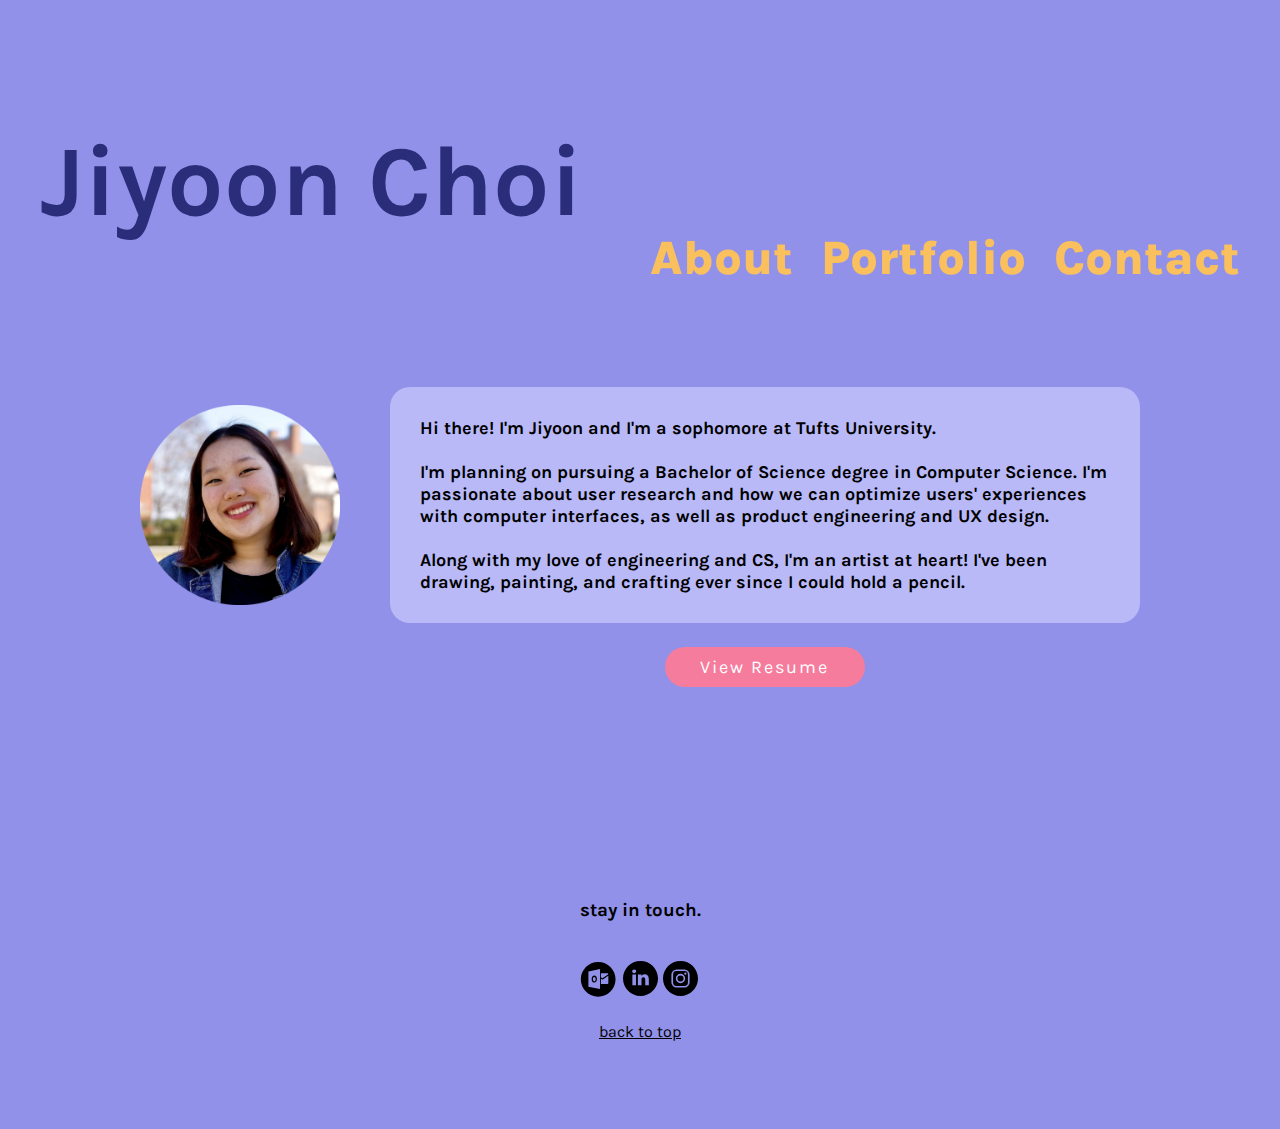
<file: index.html>
<!DOCTYPE html>
<html lang="en">
<head>
    <meta charset="utf-8">
    <title>
        Jiyoon Choi
    </title>   
    <link rel="icon" href="./media/icon.png" type="image/png" sizes="16x16">
    <link rel="stylesheet" href="style.css">
    <style>@import url('https://fonts.googleapis.com/css2?family=Karla:wght@200;400;500&family=Lora&display=swap');</style>
</head>

<body id="home">
    <!-- NAVIGATION -->
    <nav>
        <a id="top-left" href="index.html">Jiyoon Choi</a>
        <div>
            <a class="menu-item-1" href="about.html">About</a>
            <a class="menu-item-1" href="portfolio.html">Portfolio</a>
            <a class="menu-item-1" href="contact.html">Contact</a>
        </div>
    </nav>

    <!-- HOME PAGE CONTENT -->
    <div class="bio">
        <div>
            <img src="./media/profile-pic.png" class="profile">
            <style>
                .profile {
                    width: 200px;
                    height: 200px;
                    margin-top: 26%;
                    margin-bottom: auto;
                }
            </style>
        </div>
        <div> 
            <div id="bio-text">
                Hi there! I'm Jiyoon and I'm a sophomore at Tufts University.
                <br><br>
                I'm planning on pursuing a Bachelor of Science degree in Computer Science. 
                I'm passionate about user research and how we can optimize users' 
                experiences with computer interfaces, as well as product engineering 
                and UX design.
                <br><br>
                Along with my love of engineering and CS, I'm an artist at 
                heart! I've been drawing, painting, and crafting ever since 
                I could hold a pencil.
            </div>
        </div>
    </div>

    <!-- <div>
        <a class="button" href="portfolio.html"> Portfolio </a>
    </div> -->

    <div>
        <a class="button" onclick="window.open(this.href, '_blank');
            return false;" href="./media/Resume-2022.pdf" download>
            View Resume
        </a>
    </div>

    <!-- FOOTER -->
    <footer>
        <h3> stay in touch. </h3><br>
    
        <div class="row">
            <div class="column">
                <div id="mail">
                    <a href="mailto:jiyoon.choi@tufts.edu" target="_blank">
                        <img src="./media/mail.svg" width="40" height="40"></a>
                </div>
            </div>
            <div class="column">
                <a onclick="window.open(this.href, '_blank');return false;" href="https://www.linkedin.com/in/choi-jiyoon/">
                    <img src="./media/linkedin.svg" width="35" height="35"></a>
                </a>
            </div>
            <div class="column">
                <a onclick="window.open(this.href, '_blank');return false;" href="https://www.instagram.com/artbyjiyoon/">
                    <img src="./media/instagram.svg" width="35" height="35"></a>
                </a>
            </div>
        </div>
        <br>
        <div id="myBtn"><a href="#top" style="color: black"> back to top </a></div>
    </footer>

</body>
</html>
</file>
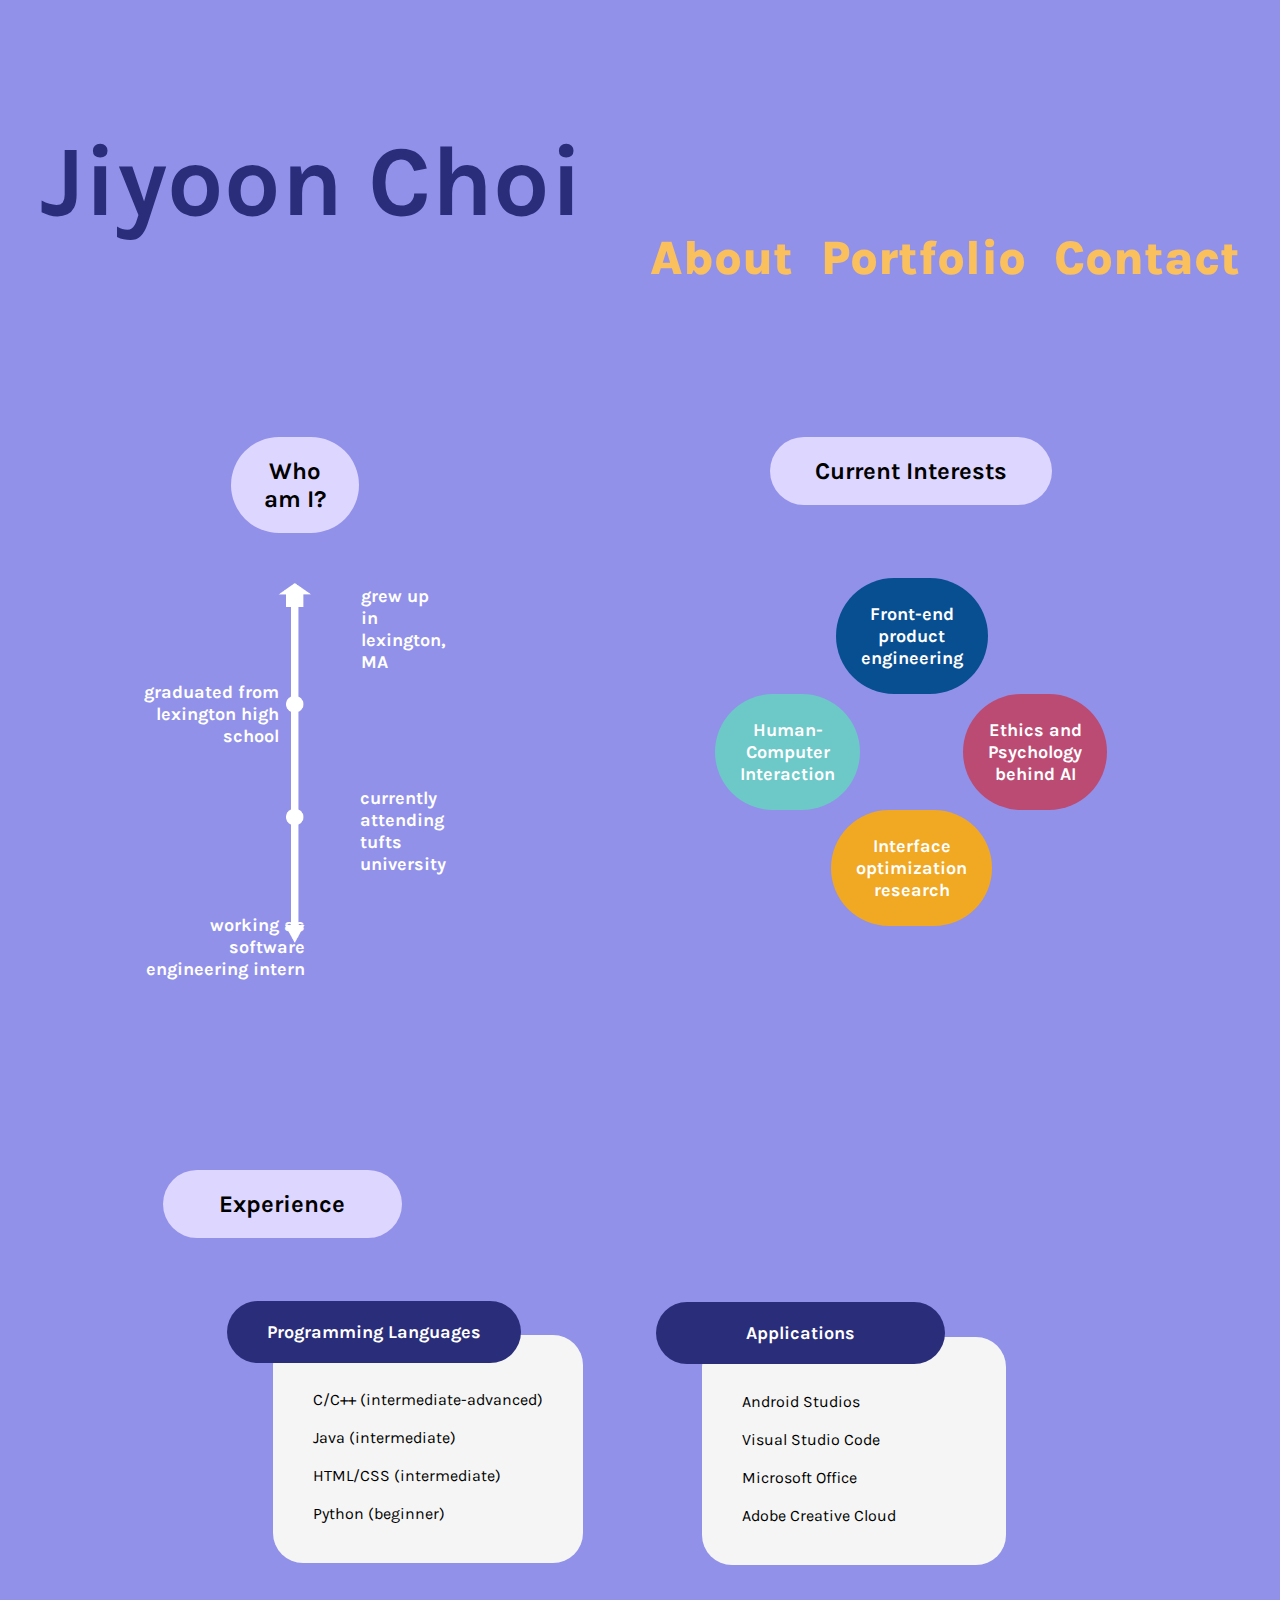
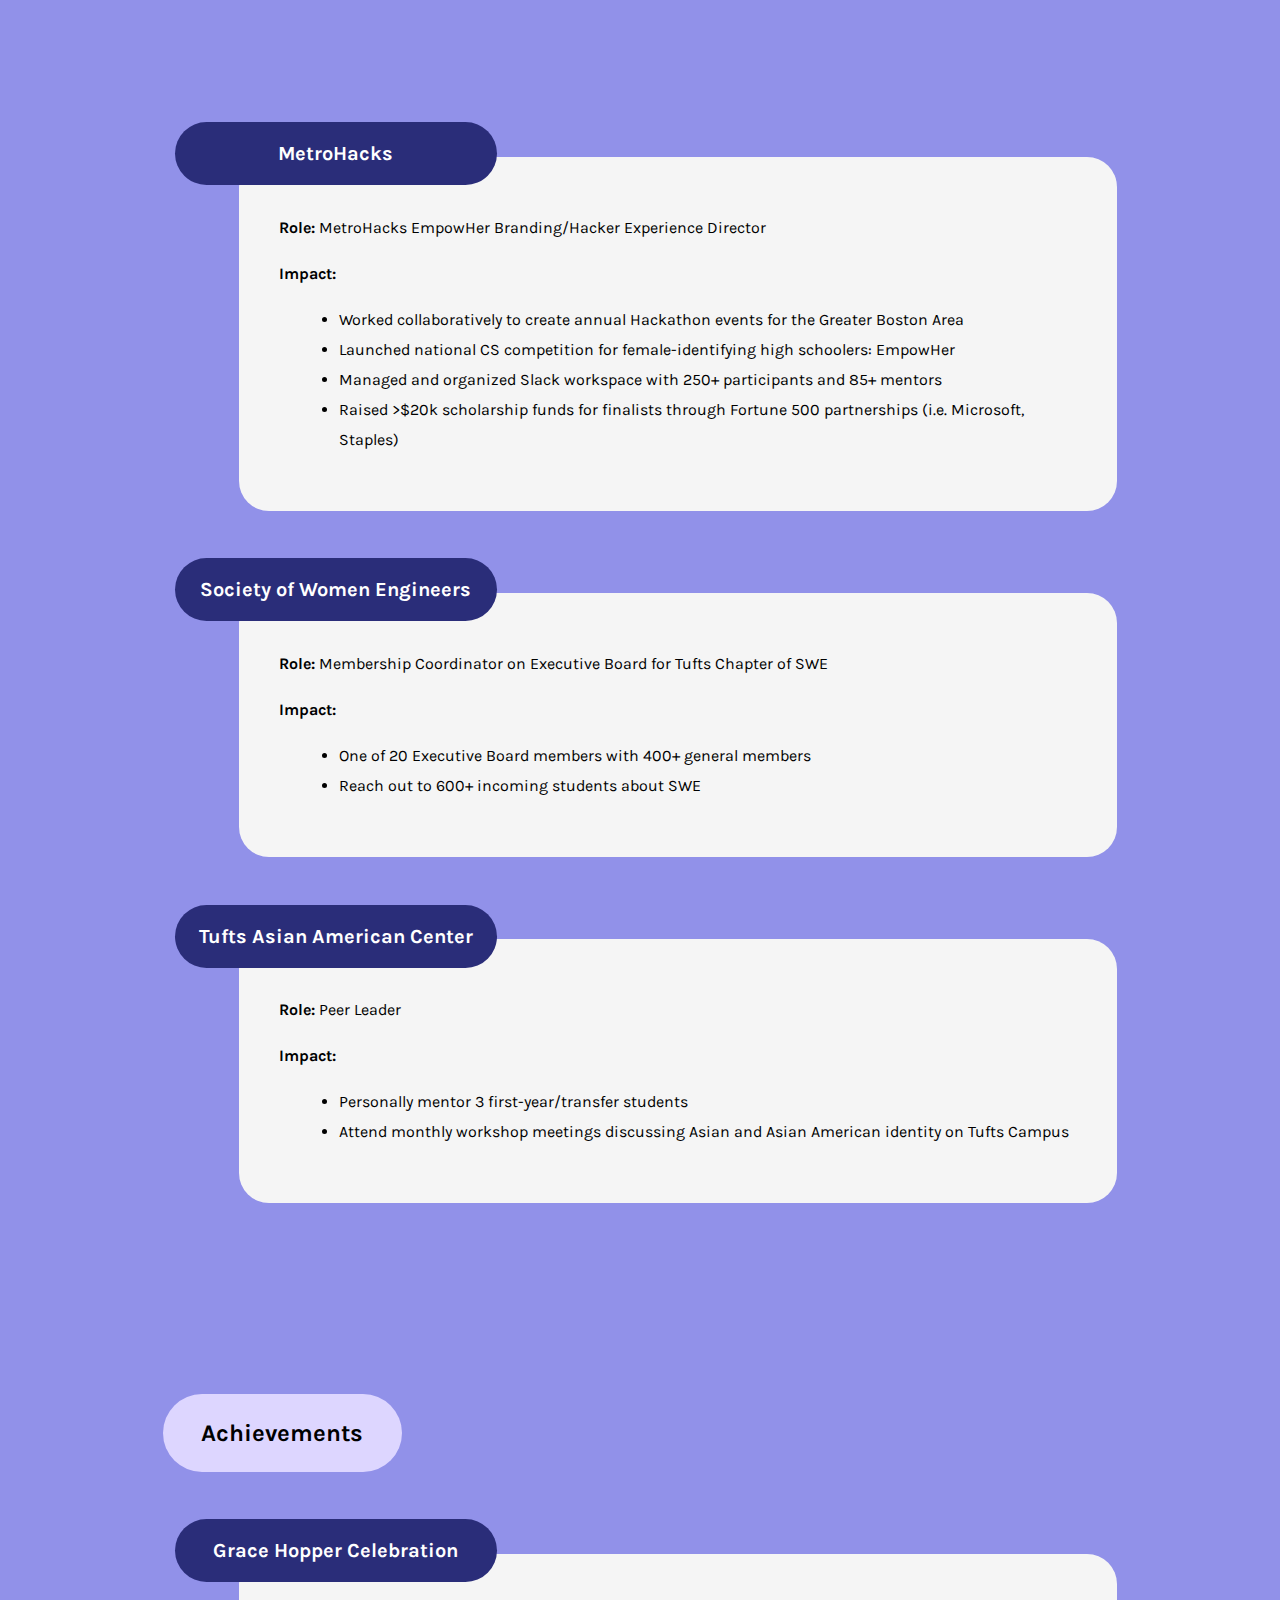
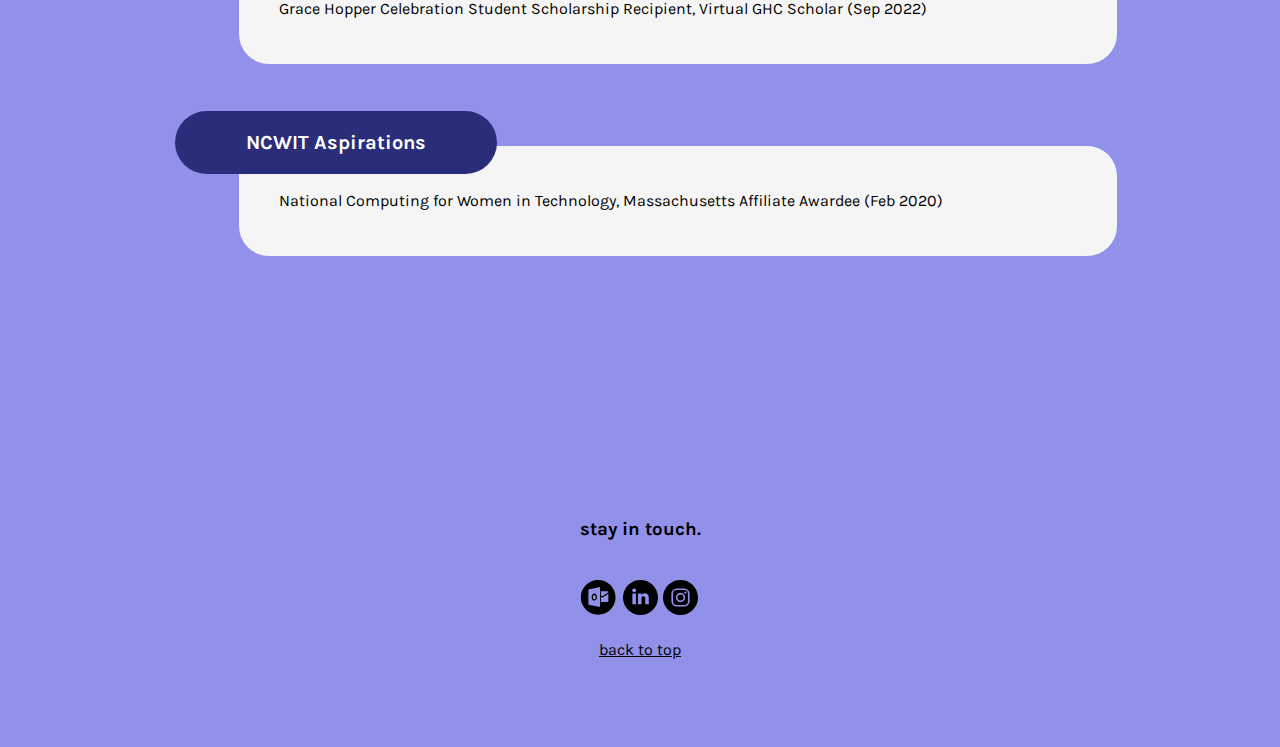
<file: about.html>
<!DOCTYPE html>
<html>
<head>
    <title>About | Jiyoon Choi</title>   
    <link rel="stylesheet" href="style.css">
    <link rel="icon" href="./media/icon.png" type="image/png" sizes="16x16">
    <style>@import url('https://fonts.googleapis.com/css2?family=Karla:wght@200;400;500&family=Lora&display=swap');</style>
</head>

<a name="top"></a>
<body id="about">
    <!-- NAVIGATION -->
    <nav>
        <a id="top-left" href="index.html">Jiyoon Choi</a>
        <div>
            <a class="menu-item-1" href="about.html">About</a>
            <a class="menu-item-1" href="portfolio.html">Portfolio</a>
            <a class="menu-item-1" href="contact.html">Contact</a>
        </div>
    </nav>
    <div class="about-me">
        <!-- WHO AM I (Title)-->
        <div class="grid-item">
            <div id="who-am-i"> Who am I? </div>
                <!-- WHO AM I (Text)-->
            <div class="about-text">
                <div id="about-a">
                    grew up in <br> lexington, MA
                </div>
                <br><br>
                <div id="about-b">
                    graduated from <br> lexington high <br> school
                </div>

                <img src="./media/timeline.png" class="timeline">
                <style>
                    .timeline {
                        grid-row: 1 / span 4;
                        grid-column: 2 / span 1;
                        width: 38px;
                        height: 360px;
                        justify-self: center;
                        margin-top: 8%;
                        margin-bottom: auto;
                    }
                </style>

                <br><br>
                <div id="about-c">
                    currently <br> attending tufts <br> university
                </div>
                <br><br>
                <div id="about-d">
                    working as software <br> engineering intern
                </div>
            </div>
        </div>
        <!-- CURRENT INTERESTS (Heading) -->
        <div class="grid-item">
            <div id="current-interests">
                Current Interests
            </div>
             <!-- CURRENT INTERESTS (Text)-->
            <div class="interests-text">
                <div id="interests-a">
                    Front-end <br> product <br> engineering
                </div>
                <br><br>
                <div id="interests-b">
                    Human-Computer <br> Interaction
                </div>
                <br><br>
                <div id="interests-c">
                    Ethics and <br> Psychology <br> behind AI
                </div>
                <br><br>
                <div id="interests-d">
                    Interface <br> optimization <br> research
                </div>
            </div>
        </div>
    </div>
    <div class="experience">
        <!-- EXPERIENCE (Title) -->
        <div id="experience-title"> Experience </div>
        <div class="skills">
            <div class="grid-item">
                <div id="skill-name"> Programming Languages </div>
                <div id="programming-languages">
                    C/C++ (intermediate-advanced)
                    <br><br>
                    Java (intermediate)
                    <br><br>
                    HTML/CSS (intermediate)
                    <br><br>
                    Python (beginner)
                </div>
            </div>
            <div class="grid-item">
                <div id="skill-name"> Applications </div>
                <div id="applications">
                    Android Studios
                    <br><br>
                    Visual Studio Code
                    <br><br>
                    Microsoft Office
                    <br><br>
                    Adobe Creative Cloud 
                </div>
            </div>
        </div>
        <!-- <div id="individual-school">
            <div id="tufts-title">
                <br> Tufts University <br><br> 2021-2025
            </div>
            <ul id="tufts-details">
                <li>B.S. in Computer Science</li>
                <li>Courses: CS 11, CS 15, CS 40, CS 61, Linear Algebra, Discrete Mathematics</li>
                <li>Executive Board of Tufts Society of Women Engineers</li>
                <li>Peer Leader at Tufts Asian American Center</li>
            </ul>
        </div>
        <div id="individual-school">
            <div id="lhs-title">
                Lexington <br> High School <br><br> 2017-2021
            </div>
            <ul id="lhs-details">
                <li>Honor Roll</li>
                <li>Branding Director @ MetroHacks Boston</li>
                <li>Co-President of Robotics Club</li>
                <li>Programmer for FIRST Robotics Team</li>
                <li>Co-President of Humans of LHS</li>
                <li>Teen Engagement Advisor for Museum of Fine Arts Boston</li>
            </ul>
        </div> -->
        <!-- MetroHacks -->
        <div id="experience-individual">
            <div id="experience-name"> MetroHacks </div>
            <div id="experience-info">
                <p> 
                    <strong> Role: </strong> 
                    MetroHacks EmpowHer Branding/Hacker Experience Director
                </p>
                <strong> Impact: </strong>
                <ul id="impact">
                    <li> Worked collaboratively to create annual Hackathon events 
                        for the Greater Boston Area </li>
                    <li> Launched national CS competition for female-identifying 
                        high schoolers: EmpowHer </li>
                    <li> Managed and organized Slack workspace with 250+ participants 
                        and 85+ mentors </li>
                    <li> Raised >$20k scholarship funds for finalists through 
                        Fortune 500 partnerships (i.e. Microsoft, Staples) </li>
                </ul>
            </div>
        </div>
        <!-- SWE -->
        <div id="experience-individual">
            <div id="experience-name"> Society of Women Engineers </div>
            <div id="experience-info">
                <p> 
                    <strong> Role: </strong> 
                    Membership Coordinator on Executive Board for Tufts Chapter of SWE
                </p>
                <strong> Impact: </strong>
                <ul id="impact">
                    <li> One of 20 Executive Board members with 400+ general members </li>
                    <li> Reach out to 600+ incoming students about SWE </li>
                </ul>
            </div>
        </div>
        <!-- AAC -->
        <div id="experience-individual">
            <div id="experience-name"> Tufts Asian American Center </div>
            <div id="experience-info">
                <p> 
                    <strong> Role: </strong> 
                    Peer Leader
                </p>
                <strong> Impact: </strong>
                <ul id="impact">
                    <li> Personally mentor 3 first-year/transfer students </li>
                    <li> Attend monthly workshop meetings discussing Asian 
                        and Asian American identity on Tufts Campus </li>
                </ul>
            </div>
        </div>

        <!-- ACHIEVEMENTS (Title) -->
        <div id="achievements-title"> Achievements </div>
        <!-- GHC -->
        <div id="experience-name"> Grace Hopper Celebration </div>
        <div id="experience-info"> Grace Hopper Celebration Student Scholarship Recipient, 
            Virtual GHC Scholar (Sep 2022) </div>
        <!-- NCWIT -->
        <div id="experience-name"> NCWIT Aspirations </div>
        <div id="experience-info"> National Computing for Women in Technology, 
            Massachusetts Affiliate Awardee (Feb 2020) </div>

         <!-- SKILLS (Title) -->
        <!-- <div id="achievements-title"> Skills </div>
        <div class="skills">
            <div class="grid-item">
                <div id="skill-name"> Programming Languages </div>
                <div id="programming-languages">
                    C/C++ (intermediate-advanced)
                    <br><br>
                    Java (intermediate)
                    <br><br>
                    HTML/CSS (intermediate)
                    <br><br>
                    Python (beginner)
                </div>
            </div>
            <div class="grid-item">
                <div id="skill-name"> Applications </div>
                <div id="applications">
                    Android Studios
                    <br><br>
                    Visual Studio Code
                    <br><br>
                    Microsoft Office
                    <br><br>
                    Adobe Creative Cloud 
                </div>
            </div>
        </div> -->
    </div>

<!-- FOOTER -->
<footer>
    <h3> stay in touch. </h3><br>

    <div class="row">
        <div class="column">
            <div id="mail">
                <a href="mailto:jiyoon.choi@tufts.edu" target="_blank">
                    <img src="./media/mail.svg" width="40" height="40"></a>
            </div>
        </div>
        <div class="column">
            <a onclick="window.open(this.href, '_blank');return false;" href="https://www.linkedin.com/in/choi-jiyoon/">
                <img src="./media/linkedin.svg" width="35" height="35"></a>
            </a>
        </div>
        <div class="column">
            <a onclick="window.open(this.href, '_blank');return false;" href="https://www.instagram.com/artbyjiyoon/">
                <img src="./media/instagram.svg" width="35" height="35"></a>
            </a>
        </div>
    </div>
    <br>
    <div id="myBtn"><a href="#top" style="color: black"> back to top </a></div>
</footer>
    
</body>

</html>
</file>
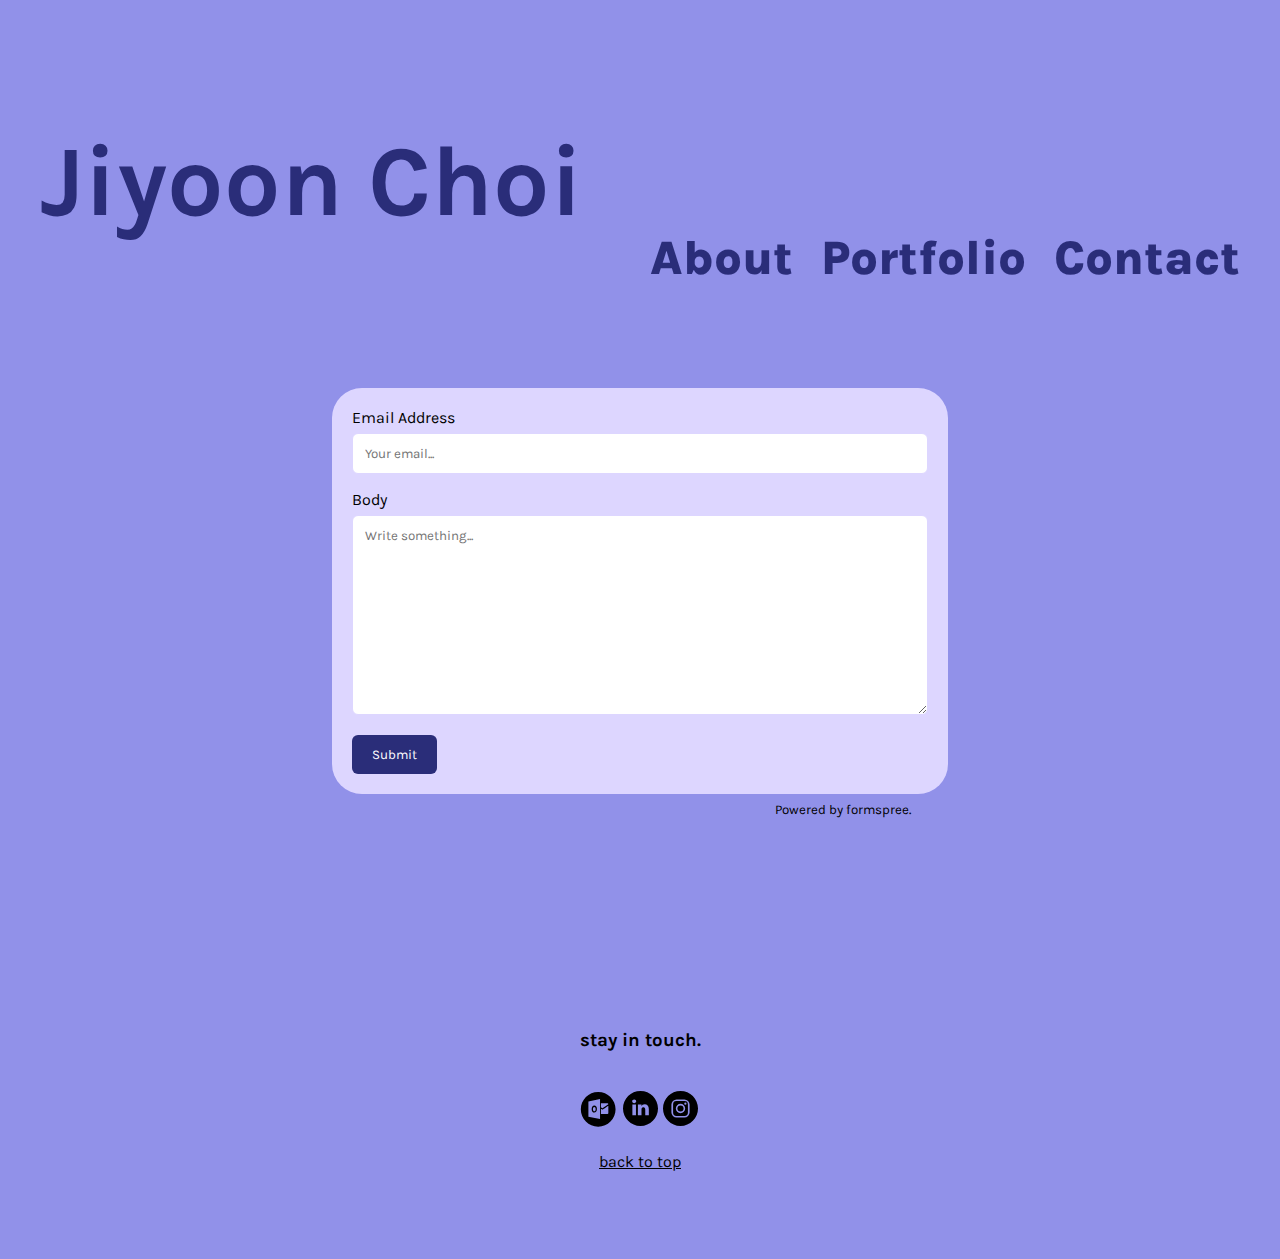
<file: contact.html>
<!DOCTYPE html>
<html>
<style>
    .fa-linkedin {
        background: #007bb5;
        color: white;
    }
    .fa-instagram {
        background: #125688;
        color: white;
    }   
</style>
<head>
    <title>Contact | Jiyoon Choi</title>   
    <link rel="stylesheet" href="style.css">
    <link rel="icon" href="./media/icon.png" type="image/png" sizes="16x16">
    <style>@import url('https://fonts.googleapis.com/css2?family=Karla:wght@200;400;500&family=Lora&display=swap');</style>
</head>

<body id="contact">
    <!-- NAVIGATION -->
    <nav>
        <a id="top-left" href="index.html">Jiyoon Choi</a>
        <div id="contact-nav">
            <a class="menu-item-2" href="about.html">About</a>
            <a class="menu-item-2" href="portfolio.html">Portfolio</a>
            <a class="menu-item-2" href="contact.html">Contact</a>
        </div>
    </nav>

    <!-- CONTACT FORM -->
    <div class="contact-form">
        <form name="contact" method="POST" action="https://formspree.io/f/mrgdbzbj">
          <label for="name"> Email Address </label>
          <input type="text" id="email" name="email-address" placeholder="Your email...">
    
          <label for="body">Body</label>
          <textarea id="body" name="body" placeholder="Write something..." style="height:200px"></textarea>
      
          <input type="submit" value="Submit">
        </form>
    </div>
    <div class="formspree-credit">
        Powered by formspree.
    </div>
</body>

<!-- FOOTER -->
<footer>
    <h3> stay in touch. </h3><br>

    <div class="row">
        <div class="column">
            <div id="mail">
                <a href="mailto:jiyoon.choi@tufts.edu" target="_blank">
                    <img src="./media/mail.svg" width="40" height="40"></a>
            </div>
        </div>
        <div class="column">
            <a onclick="window.open(this.href, '_blank');return false;" href="https://www.linkedin.com/in/choi-jiyoon/">
                <img src="./media/linkedin.svg" width="35" height="35"></a>
            </a>
        </div>
        <div class="column">
            <a onclick="window.open(this.href, '_blank');return false;" href="https://www.instagram.com/artbyjiyoon/">
                <img src="./media/instagram.svg" width="35" height="35"></a>
            </a>
        </div>
    </div>
    <br>
    <div id="myBtn"><a href="#top" style="color: black"> back to top </a></div>
</footer>

</html>
</file>
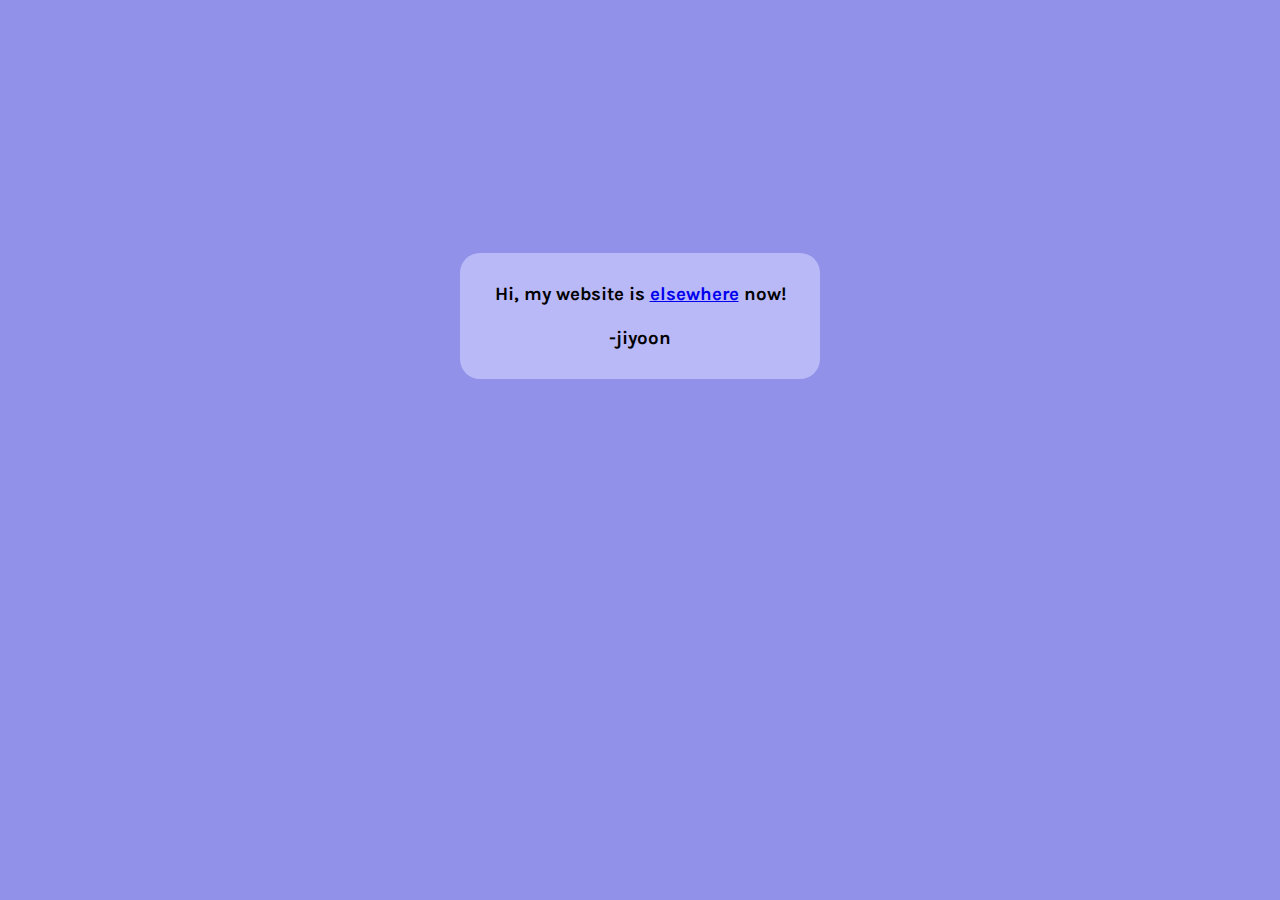
<file: media/redirect.html>
<!DOCTYPE html>
<html lang="en">
<head>
    <meta charset="utf-8">
    <title> Jiyoon Choi </title>
    <style>@import url('https://fonts.googleapis.com/css?family=Karla');</style>
</head>
<body style="background-color: #9191E9">
      <h3 style="font-family:'Karla', sans-serif">  Hi, my website is 
            <a href="https://jiyoonchoi.github.io/">elsewhere</a> now! 
            <br><br> -jiyoon
      </h3>
      <style>
            h3 {
                  text-align: center;
                  margin: auto;
                  margin-top: 20%;
                  background-color: #b9b9f8;
                  padding: 30px;
                  max-width: 300px;
                  border-radius: 20px;
            }
      </style>
</body>
</html>
</file>
<file: style.css>
#home{ background-color: #9191E9; }
#about{ background-color: #9191E9; }
#portfolio{ background-color: #9191E9; }
#contact{ background-color: #9191E9; }
/* #about{ background-color: #0db2ff; }
#portfolio{ background-color: #FF9BCB; }
#contact{ background-color: #FFBC42; } */

html{ 
    box-sizing: border-box
}

body {
    padding: 16px;
    padding-bottom: 10px;
}

* {
    font-family: 'Karla', sans-serif;
}

nav, .portfolio-welcome {
    max-width: 1200px;
}

footer {
    text-align: center;
    padding: 70px;
    margin-top: 10%;
}


/* 
******************************************
               NAVIGATION
******************************************
*/

nav {
    display: flex;
    align-items: flex-end;
    justify-content: space-between;
    margin: 0 auto;
    margin-top: 8%;
    margin-bottom: 3%;
}

#top-left {
    margin-bottom: 50px;
    align-items: center;
    font-size: 100px;
    font-weight: bold;
    color: #2a2d79;
    text-decoration: none;
}

#top-right {
    justify-self: end;
}

/* menu items: portfolio, blog, contact */

.menu-item-1 {
    margin-left: 8px;
    padding-left: 16px;
    text-decoration: none;
    
    /* cool effect for navigation items */
    position: relative;
    display: inline-block;
    font-size: 3em;
    font-weight: 800;
    color: #ffffff;
    overflow: hidden;
    background: linear-gradient(to right, #ddd6ff, #ddd6ff 50%, #FAC05E 50%);
    background-clip: text;
    -webkit-background-clip: text;
    -webkit-text-fill-color: transparent;
    background-size: 200% 100%;
    background-position: 100%;
    transition: background-position 275ms ease;
} 

.menu-item-2 {
    margin-left: 8px;
    padding-left: 16px;
    text-decoration: none;

    /* cool effect for navigation items */
    position: relative;
    display: inline-block;
    font-size: 3em;
    font-weight: 800;
    color: #ffffff;
    overflow: hidden;
    background: linear-gradient(to right, #ddd6ff, #ddd6ff 50%, #2a2d79 50%);
    background-clip: text;
    -webkit-background-clip: text;
    -webkit-text-fill-color: transparent;
    background-size: 200% 100%;
    background-position: 100%;
    transition: background-position 275ms ease;
}

nav a:hover {
    color:#ffffff;
    background-position: 0 100%;
}


/* 
******************************************
                HOME PAGE
******************************************
*/

.bio {
    display: grid;
    grid-template-columns: 1fr 3fr;
    align-items: center;
    max-width: 1000px;
    margin: auto;
}

#bio-text {
    display: flex;
    align-items: flex-end;
    max-width: 800px;
    margin: auto;
    margin-top: 8%;
    background-color: #b9b9f8; 
    font-weight: bold;
    border-radius: 20px;
    width: auto;
    height: auto; 
    padding: 30px; 
    font-size: 18px; 
}

.button {
    /* BUTTON */
    display: block;
    max-width: 200px;
    height: 40px;
    line-height: 40px;
    position: relative;
    margin-top: 2%;
    margin-left: 52%;
    border-radius: 999px;
    
    /* TEXT */
    letter-spacing: 2px;
    text-align: center;
    font-size: 18px;
    text-decoration: none;
    background-color: #F57C9C;
    color: white;
}

.button:hover {
    background-color: #FAC05E;
    border: 1px solid #FAC05E;
    color:black;
}

:hover:after{
    width: 100%;
}

.yellow-section {
    margin-top: 10%;
    background-color: #FAC05E;
    width: 100%;
    height: 1000px;
}


/* 
******************************************
                  ABOUT
******************************************
*/
.about-me {
    /* grid info */
    display: grid;
    grid-template-rows: auto auto auto;
    grid-template-columns: 1fr 1fr;
    /* border: 1px solid rgba(0, 0, 0, 0.8); */
    /* alignment/padding info */
    column-gap: 100px;
    padding: 50px;
    justify-content: center; 
    max-width: auto;
    /* text info */
    font-size: 18px; 
    text-align: center;
}

.grid-item {
    /* border: 1px solid rgba(0, 0, 0, 0.8); */
    align-items: center;
    justify-content: center;
    padding: 60px;
}

#who-am-i {
    /* grid info */
    grid-column: 2 / span 2;
    /* alignment/padding info */
    border-radius: 80px;
    padding: 20px;
    margin-left: 30%;
    margin-right: 30%;
    /* text/color info */
    background-color: #ddd6ff; 
    color: black;
    font-weight: bold; 
    font-size: 24px; 
}

.about-text {
  /* border: 1px solid rgba(0, 0, 0, 0.8); */
  /* grid info */
  display: grid; /* subgrid for timeline */
  grid-template-rows: 1fr 1fr 1fr 1fr;
  grid-template-columns: 1fr 1fr 1fr;
  /* alignment/padding info */
  margin-top: 10%;
  padding: 10px;
  /* text/color info */
  color: #ffffff; 
  font-weight: bold;
  font-size: 18px; 
}

/* grew up in lex */
#about-a {
    grid-row: 1 / span 1;
    grid-column: 3 / span 2;
    margin-top: 10%;
    margin-left: 20%;
    text-align: left;
    justify-self: end;
}

/* graduated lhs */
#about-b {
    grid-row: 2 / span 1;
    grid-column: 1 / span 2;
    margin-right: 20%;
    text-align: right;
    justify-self: start;
}

/* going to tufts */
#about-c {
    grid-row: 3 / span 1;
    grid-column: 3 / span 2;
    margin-left: 20%;
    text-align: left;
    justify-self: end;
}

/* looking for internship */
#about-d {
    grid-row: 4 / span 1;
    grid-column: 1 / span 2;
    margin-bottom: 10%;
    margin-right: 20%;
    margin-top: 10%;
    text-align: right;
    justify-self: start;
}

#current-interests {
    /* alignment/padding info */
    border-radius: 80px;
    padding: 20px;
    margin-left: 20%;
    margin-right: 20%;
    /* text/color info */
    background-color: #ddd6ff; 
    color: black;
    font-weight: bold; 
    font-size: 24px; 
}

.interests-text {
    /* grid info */
    display: grid; /* subgrid for timeline */
    grid-template-columns: 1fr 1fr 1fr;
    /* alignment/padding info */
    margin-top: 10%;
    padding: 10px;
    /* text info */
    color: #ffffff; 
    font-weight: bold;
    font-size: 18px; 
}

/* Front-end product engineering */
#interests-a {
    background-color: #084F92; 
    border-radius: 999px;
    padding: 25px;

    grid-column: 2 / span 1;
    justify-self: center;
    margin-top: 10%;
}

#interests-a a {
    font-weight: bold;
    font-size: 4em;
    transition: all 500ms;
}

#interests-a a:hover {
    font-size:88px;
    font-size-adjust: 20px;
}

/* Human-Computer Interaction */
#interests-b {
    background-color: #6DC8C8; 
    border-radius: 999px;
    padding: 25px;

    grid-column: 1 / span 1;
    justify-self: start;
    margin-left: 20%;
}

/* Ethics and Psychology behind AI */
#interests-c {
    background-color: #BB4B73; 
    border-radius: 999px;
    padding: 25px;

    grid-column: 3 / span 1;
    justify-self: end;
    margin-right: 20%;
}

/* Interface optimization research */
#interests-d {
  background-color: #F1A823; 
  border-radius: 999px;
  padding: 25px;

  grid-column: 2 / span 1;
  justify-self: center;
}

.experience {
    /* grid info */
    display: grid;
    grid-template-rows: auto auto auto;
    /* border: 1px solid rgba(0, 0, 0, 0.8); */
    /* alignment/padding info */
    max-width: auto;
    padding: 50px;
    justify-content: center; 
    /* text info */
    font-size: 18px;
    text-align: center;
}

#experience-title {
    background-color: #ddd6ff; 
    color: black;
    font-weight: bold; 
    border-radius: 80px;
    padding: 20px;
    font-size: 24px; 
    /* margin-bottom: 6%; */
    margin-right: 75%;
}

#individual-school {
    /* border: 1px solid rgba(183, 0, 58, 0.8); */
    display: grid;
    grid-template-columns: 1fr 4fr;
    margin-left: 8%;
    margin-bottom: 30px;
    /* display: flex;
    margin: auto;
    margin-top: 8%; */
}

#tufts-title {
    background-color: #F5F5F5; 
    border-radius: 30px;
    padding: 20px;
    grid-column: 1 / span 1;
    justify-self: start;
    font-weight: bold;
}

#tufts-details {
    background-color: #F5F5F5; 
    border-radius: 30px;
    padding: 30px;
    padding-left: 60px;
    grid-column: 2 / span 3;
    text-align: left;
    margin-top: 2px;
    margin-bottom: 4px;
    margin-left: 5%;
    font-size: 16px; 
}

#lhs-title {
    background-color: #F5F5F5; 
    border-radius: 30px;
    padding: 30px;
    grid-column: 1 / span 1;
    justify-self: start;
    font-weight: bold;
}

#lhs-details {
    background-color: #F5F5F5; 
    border-radius: 30px;
    padding: 30px;
    padding-left: 60px;
    grid-column: 2 / span 3;
    text-align: left;
    margin-top: 2px;
    margin-bottom: 4px;
    margin-left: 5%;
    font-size: 16px; 
}

.experience-individual {
    /* grid info */
    display: grid; /* subgrid for timeline */
    grid-template-columns: auto;
    /* alignment/padding info */
    margin-bottom: 10%;
    padding: 100px;
}

#experience-name {
    background-color: #2A2D79; 
    color: white;
    font-weight: bold; 
    border-radius: 80px;
    padding: 20px;
    font-size: 20px; 
    margin-top: 5%;
    margin-bottom: 6%;
    margin-left: 12px;
    margin-right: 65%;
    position: relative;
}

#experience-info {
    background-color: #F5F5F5; 
    border-radius: 30px;
    padding: 40px;
    text-align: left;
    margin-top: -9%;
    margin-left: 8%;
    font-size: 16px; 
    line-height: 30px;
}

#impact {
    margin-left: 20px;
    font-size: 16px; 
}

#achievements-title {
    background-color: #ddd6ff; 
    color: black;
    font-weight: bold; 
    border-radius: 80px;
    padding: 25px;
    font-size: 24px; 
    margin-top: 20%;
    margin-right: 75%;
}

.skills {
    /* grid info */
    display: flex;
    grid-template-rows: auto auto auto;
    grid-template-columns: 1fr 1fr;
    /* border: 1px solid rgba(0, 0, 0, 0.8); */
    /* alignment/padding info */
    padding: 50px;
    justify-content: center; 
    max-width: auto;
    margin-left: -8%;
    margin-right: 5%;
    /* text info */
    font-size: 18px; 
    text-align: center;
}

#skill-name {
    background-color: #2A2D79; 
    color: white;
    font-weight: bold; 
    border-radius: 80px;
    padding: 20px;
    font-size: 18px; 
    margin-top: -15%;
    margin-bottom: 6%;
    margin-left: 5%;
    margin-right: auto;
    position: relative;
}

#programming-languages {
    background-color: #F5F5F5; 
    border-radius: 30px;
    padding: 40px;
    text-align: left;
    font-size: 16px;
    padding-top: 55px;
    margin-top: -15%;
    margin-left: 20%;
    margin-right: -20%;
}

#applications {
    background-color: #F5F5F5; 
    border-radius: 30px;
    padding: 40px;
    text-align: left;
    font-size: 16px;
    padding-top: 55px;
    padding-right: 110px;
    margin-top: -15%;
    margin-left: 20%;
    margin-right: -20%;
}

/* 
******************************************
                 PORTFOLIO
******************************************
*/

.portfolio-welcome {
    display: grid;
    grid-template-columns: 2fr 3fr;
    align-items: center;
    margin: auto;
}

#portfolio-welcome-text {
    text-align: center;
    margin-right: 20%;
    background-color: #ddd6ff;
    border-radius: 60px;
    padding: 10px;
    padding-top: 30px;
    max-width: 300px;
}

#portfolio-image {
    justify-self: end;
}

#caption {
    font-family: 'Lora', serif;
    font-size: 16px;
    padding: 20px;
}

.collage {
    margin-top: 12%;
    width: 100%;
    height: 100%;
}


/************ GALLERY *************/

.current-project {
    /* grid info */
    display: grid;
    grid-template-rows: auto auto auto;
    /* border: 1px solid rgba(0, 0, 0, 0.8); */
    /* alignment/padding info */
    max-width: auto;
    margin: 5%;
    margin-top: 10%;
    padding: 50px;
    /* text info */
    font-size: 18px; 
    text-align: center;
}

#current-project-title {
    background-color: #ddd6ff; 
    color: black;
    font-weight: bold; 
    border-radius: 80px;
    padding: 20px;
    font-size: 24px; 
    margin-bottom: 50px;
    margin-right: 75%;
}

#current-project-details {
    background-color: #F5F5F5; 
    justify-content: center;
    border-radius: 30px;
    max-width: 80%;
    margin-left: 8%;
    padding: 35px;
    text-align: left;
    font-size: 16px; 
    line-height: 30px;
}

#figma-link {
    color: #CB2977;
    font-weight: bold;
    text-decoration: underline;
}

#media-types-title {
    background-color: #ddd6ff; 
    color: black;
    font-weight: bold; 
    border-radius: 80px;
    padding: 20px;
    font-size: 24px; 
    margin-left: 8%;
    margin-right: 70%;
    text-align: center;
}

.media-types {
    /* grid info */
    display: grid;
    grid-template-rows: 1fr 1fr;
    grid-template-columns: 1fr 1fr 1fr;
    border: 1px solid rgba(0, 0, 0, 0.8);
    /* alignment/padding info */
    max-width: auto;
    margin-top: 5%;
    margin-left: 10%;
    margin-right: 10%;
    padding: 50px;
    /* text info */
    font-size: 18px; 
    text-align: center;
}

.photos {
    grid-row: 1 / span 1;
    grid-column: 1 / span 1;
    border: 1px solid rgba(0, 0, 0, 0.8);
}

.digital-media {
    grid-row: 1 / span 1;
    grid-column: 2 / span 1;
    border: 1px solid rgba(0, 0, 0, 0.8);
}

.paintings {
    grid-row: 1 / span 1;
    grid-column: 3 / span 1;
    border: 1px solid rgba(0, 0, 0, 0.8);
}

.drawings {
    grid-row: 2 / span 1;
    grid-column: 1 / span 1;
    border: 1px solid rgba(0, 0, 0, 0.8);
}

.collages {
    grid-row: 2 / span 1;
    grid-column: 2 / span 1;
    border: 1px solid rgba(0, 0, 0, 0.8);
}

.writing {
    grid-row: 2 / span 1;
    grid-column: 3 / span 1;
    border: 1px solid rgba(0, 0, 0, 0.8);
}


/* 
******************************************
                  CONTACT
******************************************
*/

input[type=text], select, textarea {
    width: 100%;
    padding: 12px; 
    border: 1px solid #ddd6ff;
    border-radius: 6px;
    box-sizing: border-box;

    /* Margins */
    margin-top: 6px;
    margin-bottom: 16px;
    resize: vertical 
}

input[type=submit] {
    background-color: #2a2d79;
    color: white;
    padding: 12px 20px;
    border: none;
    border-radius: 6px;
    cursor: pointer;
}
  
input[type=submit]:hover {
    background-color: #F57C9C;
}

.contact-form {
    border-radius: 30px;
    background-color: #ddd6ff;
    padding: 20px;

    /* Margins */
    margin-top: 8%;
    margin-left: 25%;
    margin-right: 25%;
}

.formspree-credit {
    margin-top: 8px;
    margin-right: 28%;
    text-align: right;
    color: black;
    font-size: 10pt;
}





/* 
******************************************
                  FOOTER
******************************************
*/

.row {
    display: flex;
    align-items: center;
    justify-content: center;
}

.column {
    float: left;
    margin-right: 5px;
}

.column:hover {
    transition: opacity 0.5s ease;
    opacity: 0.6;
}
</file>
